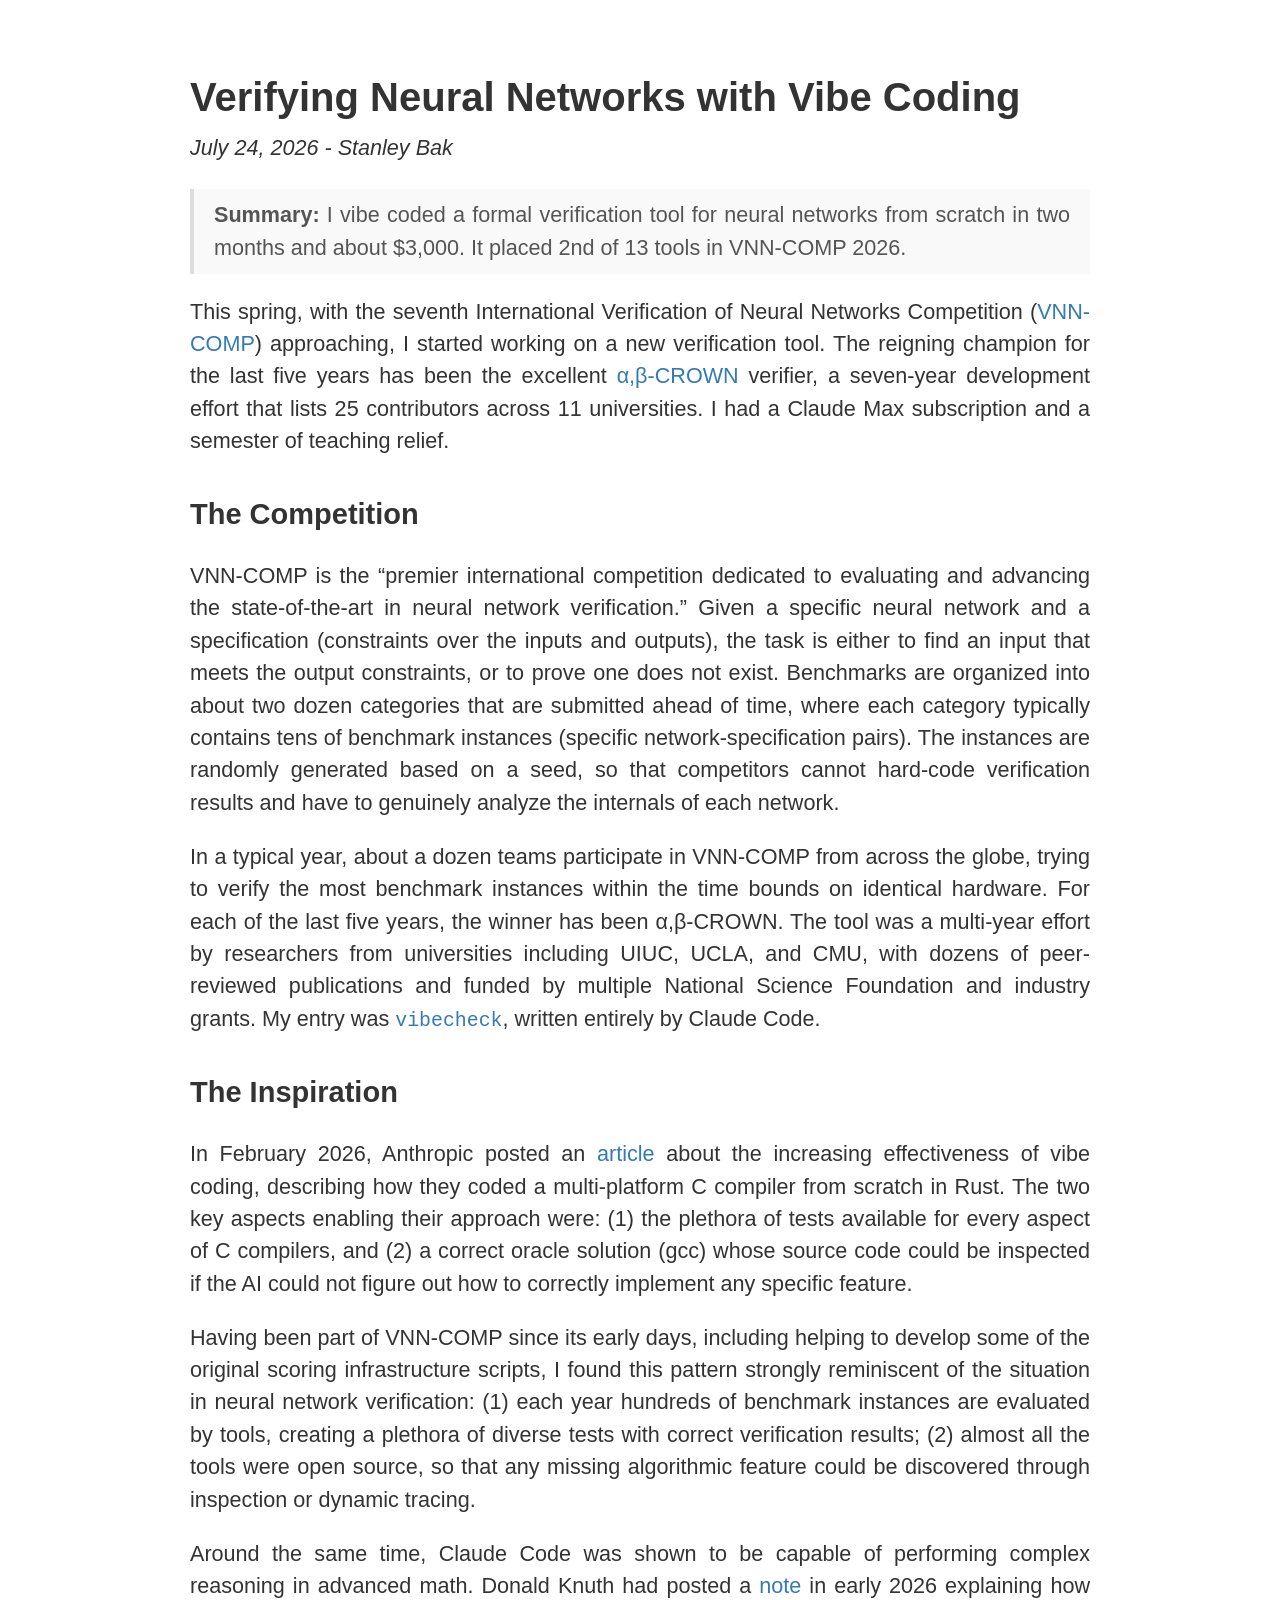
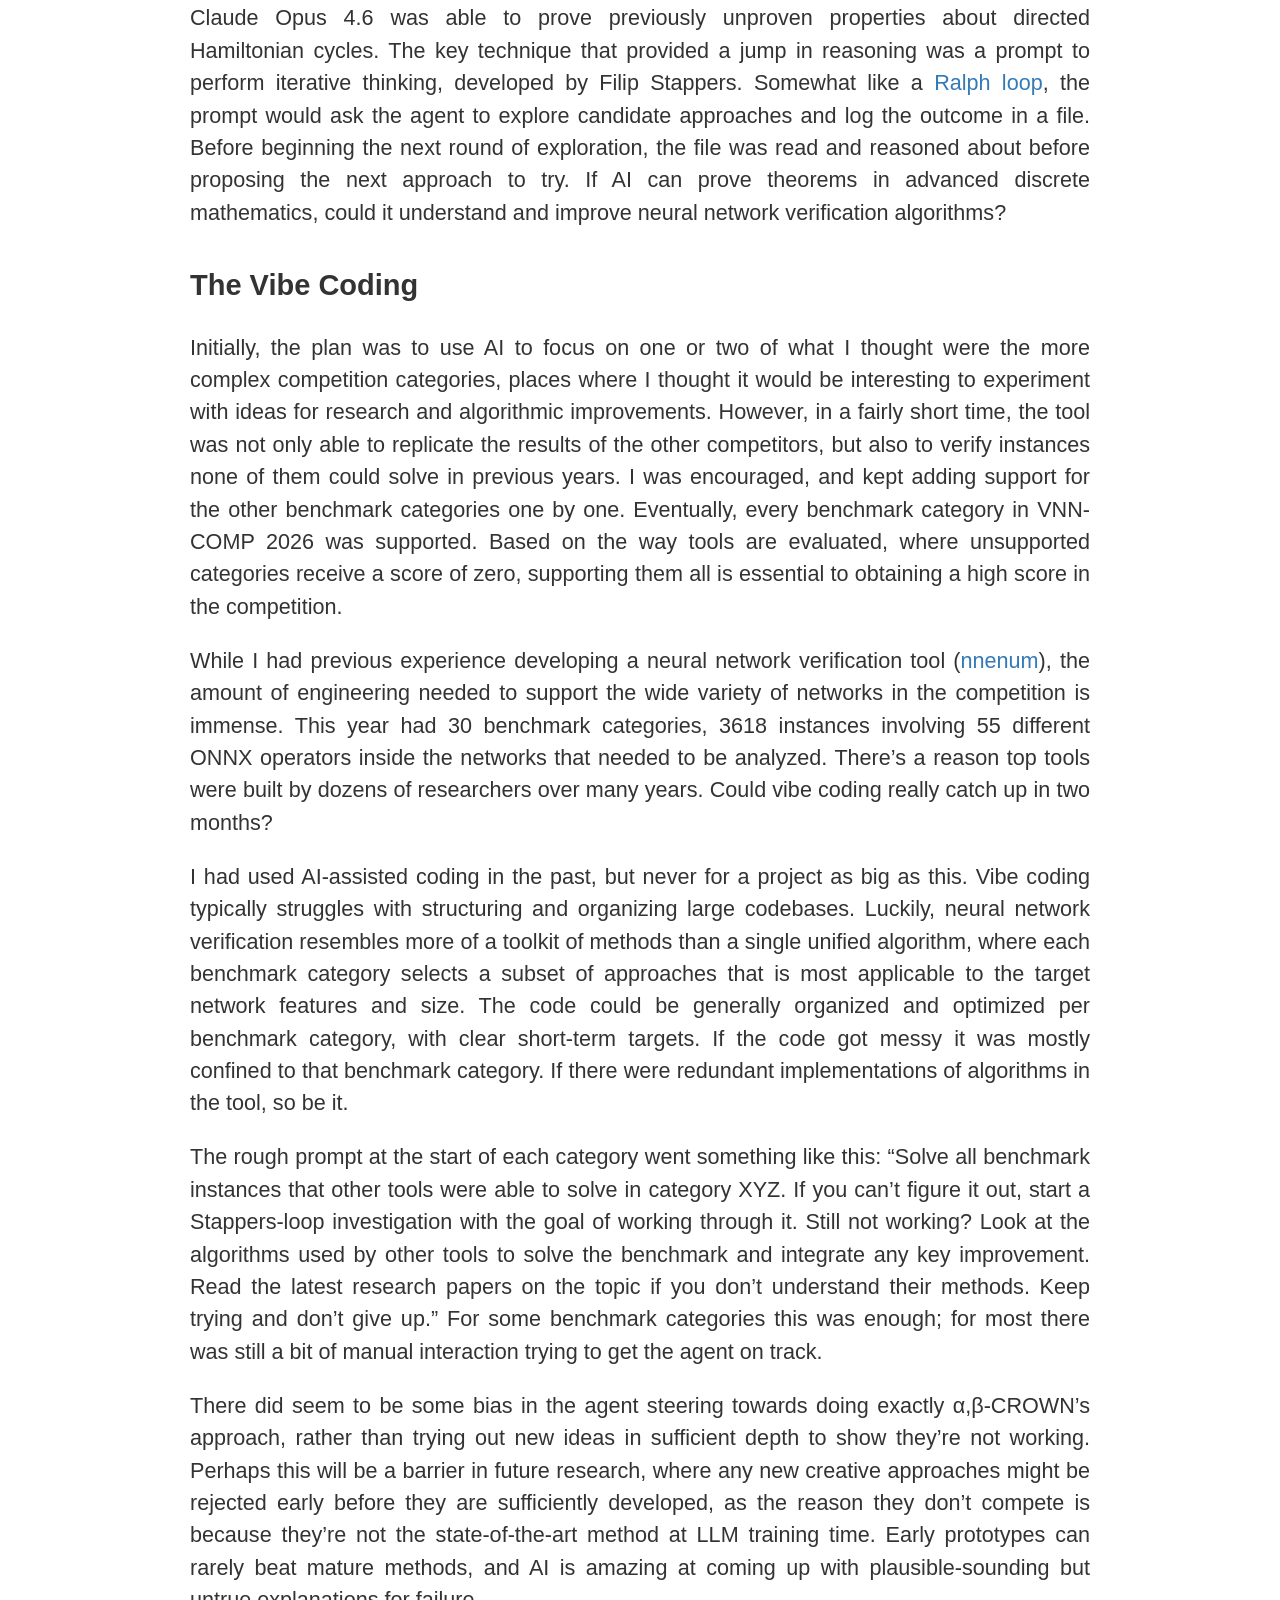
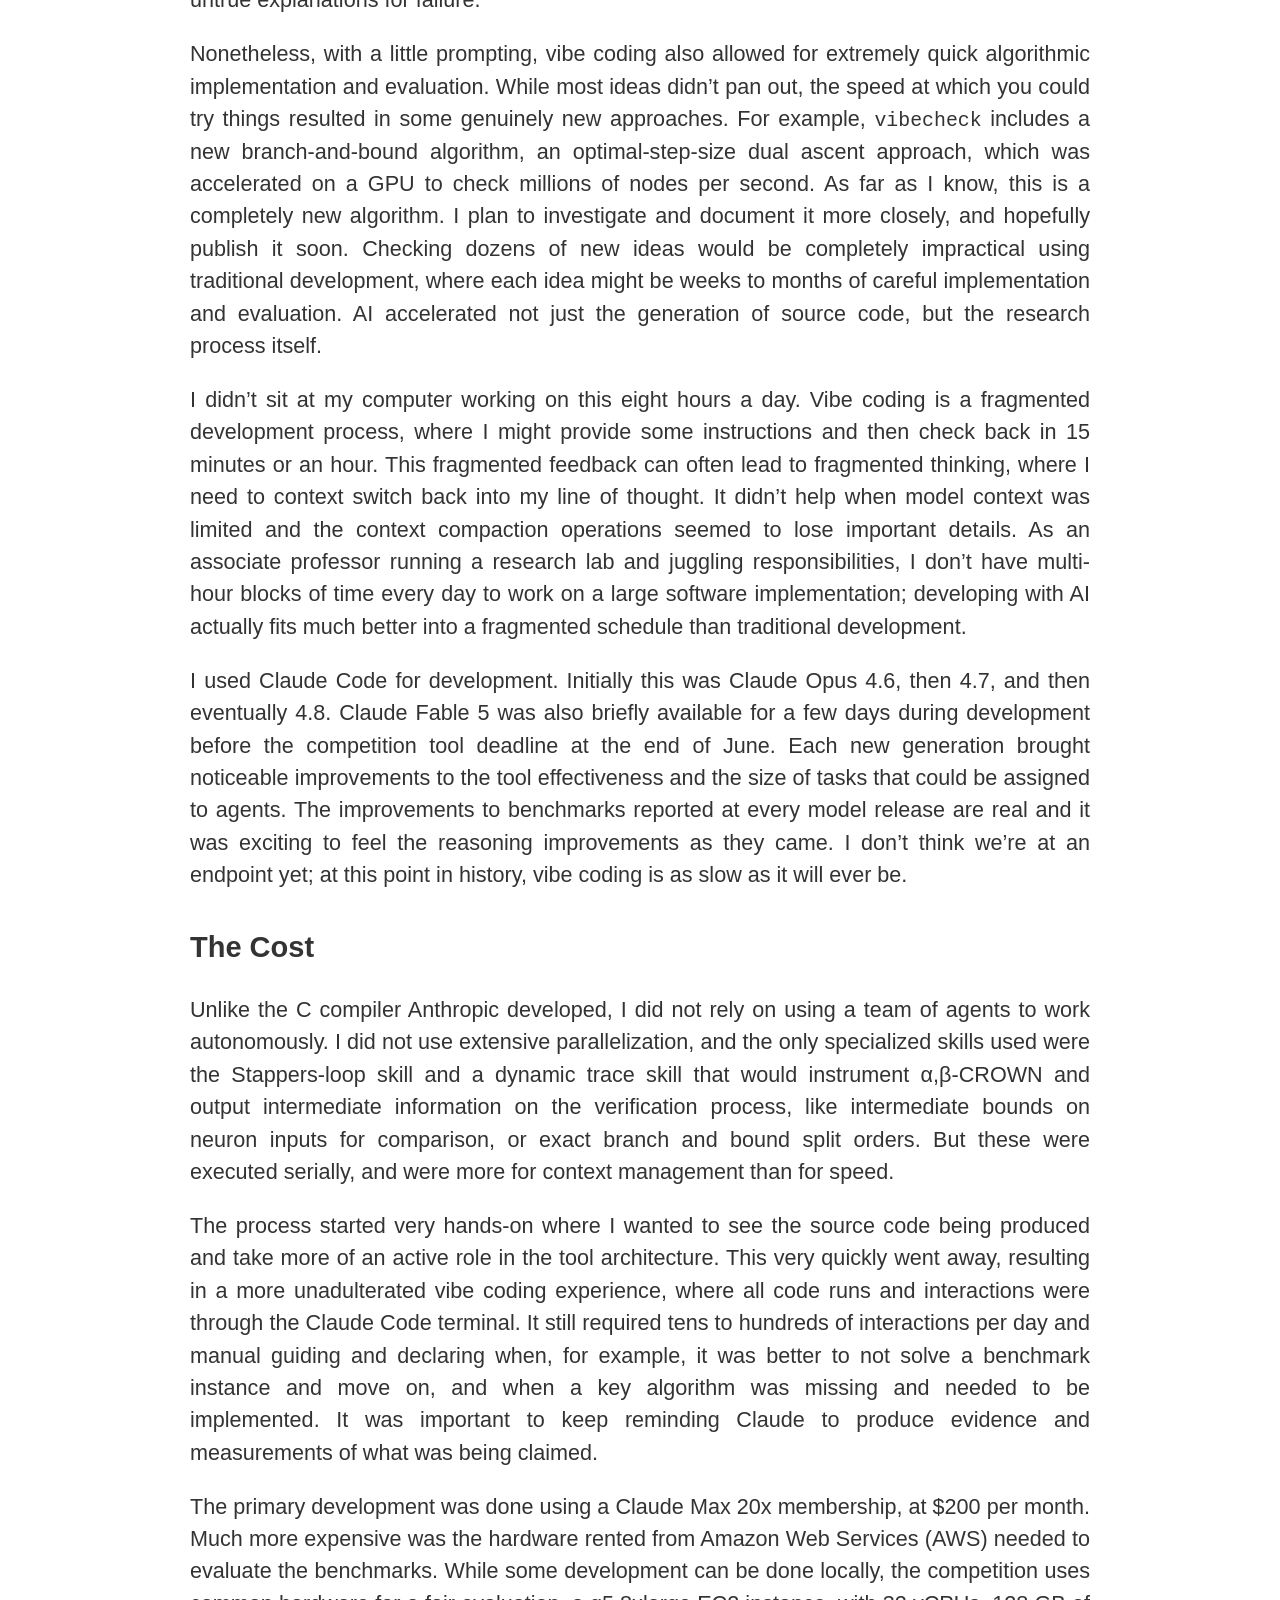
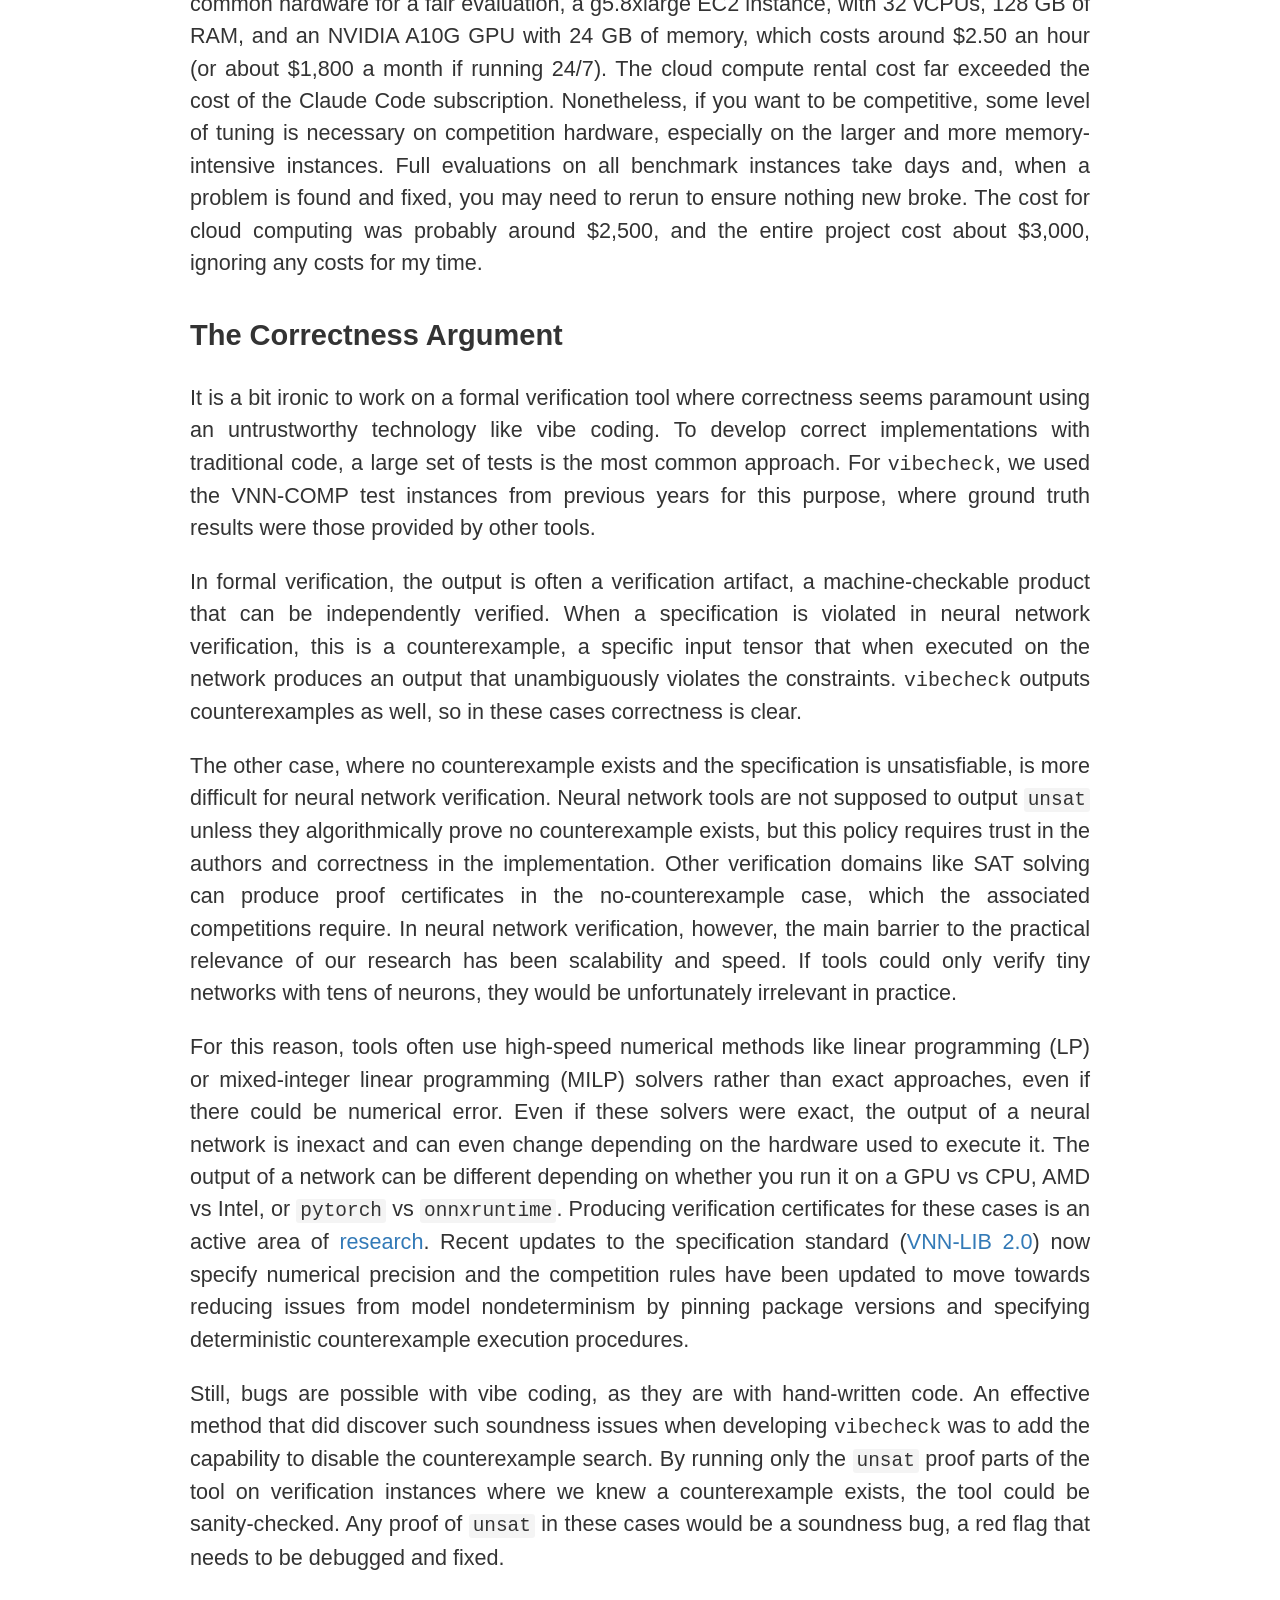
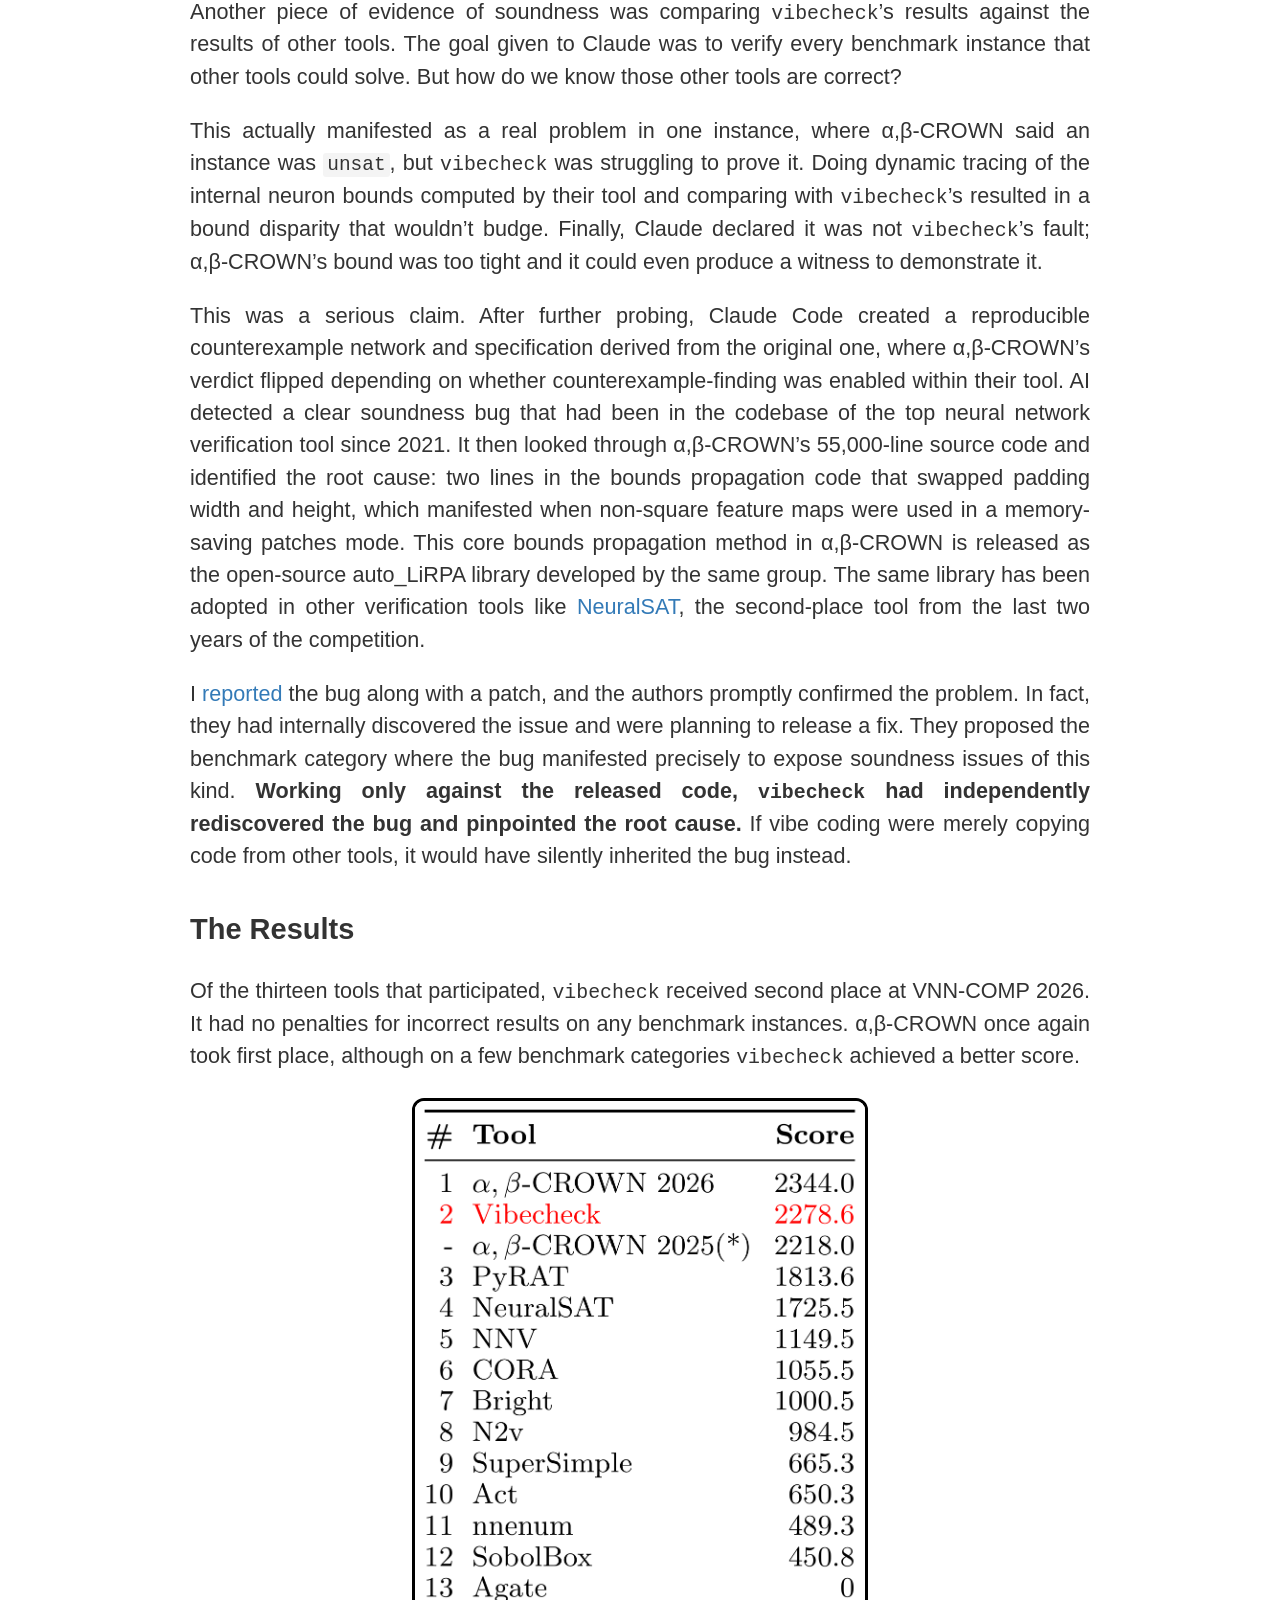
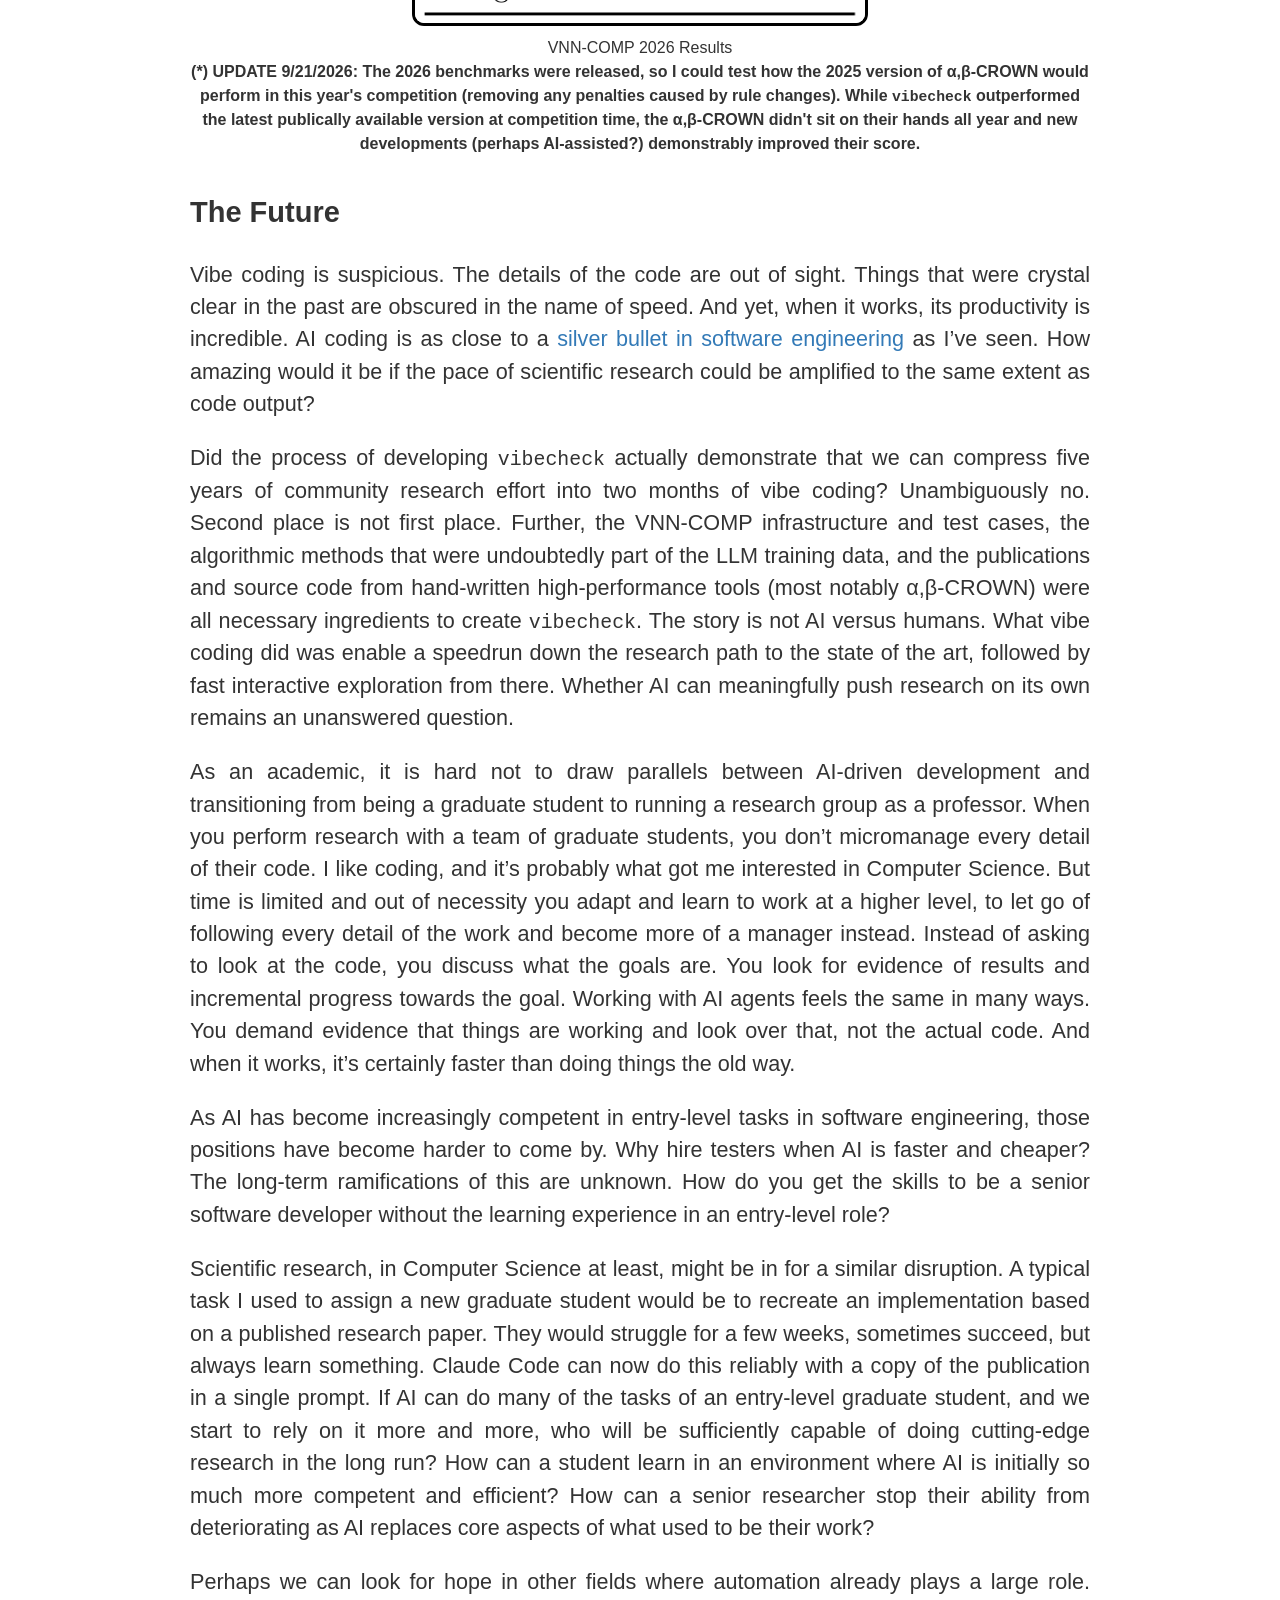
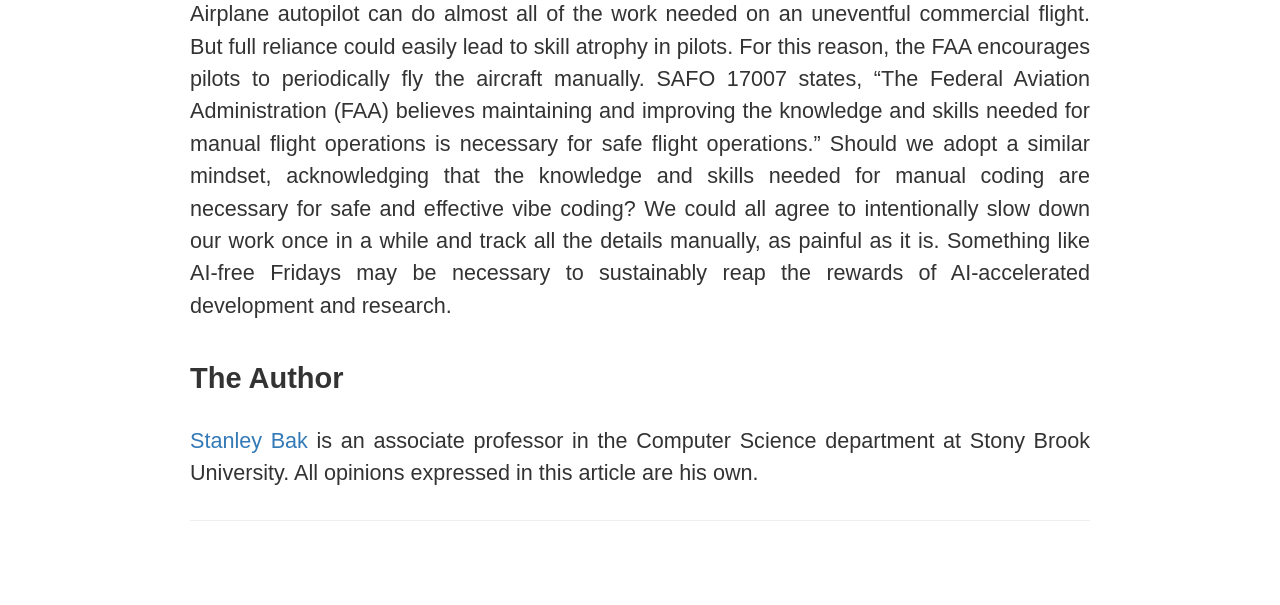
<file: vibecheck/index.html>
<!DOCTYPE html>
<html lang="en">
<head>
<meta charset="utf-8">
<meta name="viewport" content="width=device-width, initial-scale=1">
<title>Verifying Neural Networks with Vibe Coding - Stanley Bak</title>
<meta property="og:title" content="Verifying Neural Networks with Vibe Coding">
<meta property="og:image" content="https://stanleybak.com/vibecheck_logo.png">
<link rel="shortcut icon" href="favicon.ico">
<style>
body {
    font-family: "Helvetica Neue", Helvetica, Arial, sans-serif;
    /* stanleybak.com uses font-size: large (18px); this is 120% of that */
    font-size: 21.6px;
    line-height: 1.5;
    color: #333;
    background-color: #fff;
    margin: 0;
}

.main {
    max-width: 900px;
    margin: 0 auto;
    padding: 40px 40px 40px 40px;
}

h1 {
    font-size: 40px;
    margin-bottom: 5px;
}
h2 {
    font-size: 29px;
    margin-top: 35px;
}
/* latex-style \texttt for the tool name */
.tt {
    font-family: Menlo, Monaco, Consolas, monospace;
    font-size: 92%;
}
p, blockquote {
    text-align: justify;
    hyphens: auto;
}
.date {
    color: #333;
    font-style: italic;
    margin-bottom: 25px;
}
a {
    color: #337ab7;
    text-decoration: none;
}
a:hover {
    text-decoration: underline;
}
blockquote {
    margin: 20px 0;
    padding: 10px 20px;
    border-left: 4px solid #ddd;
    background-color: #f9f9f9;
    color: #555;
}
code {
    font-family: Menlo, Monaco, Consolas, monospace;
    font-size: 90%;
    background-color: #f4f4f4;
    padding: 1px 4px;
    border-radius: 3px;
}
img.figure {
    width: 50%;
    max-width: 100%;
    height: auto;
    display: block;
    margin: 25px auto 10px auto;
    border: 3px solid #000;
    border-radius: 12px;
}
.caption {
    text-align: center;
    color: #333;
    font-size: 16px;
    margin-bottom: 25px;
}
hr {
    border: 0;
    border-top: 1px solid #eee;
    margin: 30px 0;
}
.views {
    color: #777;
    font-size: 16px;
    text-align: center;
}

/* mobile: use more of the screen width but keep some margin */
@media (max-width: 600px) {
    body {
        font-size: 18px;
    }
    .main {
        padding: 30px 16px 30px 16px;
    }
    h1 {
        font-size: 30px;
    }
    h2 {
        font-size: 24px;
    }
    img.figure {
        width: 100%;
    }
}
</style>
</head>

<body>

<div class="main">

<h1><b>Verifying Neural Networks with Vibe Coding</b></h1>

<div class="date">July 24, 2026 - Stanley Bak</div>

<blockquote>
<b>Summary:</b> I vibe coded a formal verification tool for neural networks from scratch in two months and about $3,000. It placed 2nd of 13 tools in VNN-COMP 2026.
</blockquote>

<p>
This spring, with the seventh International Verification of Neural Networks Competition (<a href="https://vnn-comp.github.io/">VNN-COMP</a>) approaching, I started working on a new verification tool. The reigning champion for the last five years has been the excellent <a href="https://github.com/Verified-Intelligence/alpha-beta-CROWN">&alpha;,&beta;-CROWN</a> verifier, a seven-year development effort that lists 25 contributors across 11 universities. I had a Claude Max subscription and a semester of teaching relief.
</p>

<h2>The Competition</h2>

<p>
VNN-COMP is the &ldquo;premier international competition dedicated to evaluating and advancing the state-of-the-art in neural network verification.&rdquo; Given a specific neural network and a specification (constraints over the inputs and outputs), the task is either to find an input that meets the output constraints, or to prove one does not exist. Benchmarks are organized into about two dozen categories that are submitted ahead of time, where each category typically contains tens of benchmark instances (specific network-specification pairs). The instances are randomly generated based on a seed, so that competitors cannot hard-code verification results and have to genuinely analyze the internals of each network.
</p>

<p>
In a typical year, about a dozen teams participate in VNN-COMP from across the globe, trying to verify the most benchmark instances within the time bounds on identical hardware. For each of the last five years, the winner has been &alpha;,&beta;-CROWN. The tool was a multi-year effort by researchers from universities including UIUC, UCLA, and CMU, with dozens of peer-reviewed publications and funded by multiple National Science Foundation and industry grants. My entry was <a href="https://github.com/stanleybak/vibecheck-nn"><span class="tt">vibecheck</span></a>, written entirely by Claude Code.
</p>

<h2>The Inspiration</h2>

<p>
In February 2026, Anthropic posted an <a href="https://www.anthropic.com/engineering/building-c-compiler">article</a> about the increasing effectiveness of vibe coding, describing how they coded a multi-platform C compiler from scratch in Rust. The two key aspects enabling their approach were: (1) the plethora of tests available for every aspect of C compilers, and (2) a correct oracle solution (gcc) whose source code could be inspected if the AI could not figure out how to correctly implement any specific feature.
</p>

<p>
Having been part of VNN-COMP since its early days, including helping to develop some of the original scoring infrastructure scripts, I found this pattern strongly reminiscent of the situation in neural network verification: (1) each year hundreds of benchmark instances are evaluated by tools, creating a plethora of diverse tests with correct verification results; (2) almost all the tools were open source, so that any missing algorithmic feature could be discovered through inspection or dynamic tracing.
</p>

<p>
Around the same time, Claude Code was shown to be capable of performing complex reasoning in advanced math. Donald Knuth had posted a <a href="https://www-cs-faculty.stanford.edu/~knuth/papers/claude-cycles.pdf">note</a> in early 2026 explaining how Claude Opus 4.6 was able to prove previously unproven properties about directed Hamiltonian cycles. The key technique that provided a jump in reasoning was a prompt to perform iterative thinking, developed by Filip Stappers. Somewhat like a <a href="https://ghuntley.com/loop/">Ralph loop</a>, the prompt would ask the agent to explore candidate approaches and log the outcome in a file. Before beginning the next round of exploration, the file was read and reasoned about before proposing the next approach to try. If AI can prove theorems in advanced discrete mathematics, could it understand and improve neural network verification algorithms?
</p>

<h2>The Vibe Coding</h2>

<p>
Initially, the plan was to use AI to focus on one or two of what I thought were the more complex competition categories, places where I thought it would be interesting to experiment with ideas for research and algorithmic improvements. However, in a fairly short time, the tool was not only able to replicate the results of the other competitors, but also to verify instances none of them could solve in previous years. I was encouraged, and kept adding support for the other benchmark categories one by one. Eventually, every benchmark category in VNN-COMP 2026 was supported. Based on the way tools are evaluated, where unsupported categories receive a score of zero, supporting them all is essential to obtaining a high score in the competition.
</p>

<p>
While I had previous experience developing a neural network verification tool (<a href="https://github.com/stanleybak/nnenum">nnenum</a>), the amount of engineering needed to support the wide variety of networks in the competition is immense. This year had 30 benchmark categories, 3618 instances involving 55 different ONNX operators inside the networks that needed to be analyzed. There&rsquo;s a reason top tools were built by dozens of researchers over many years. Could vibe coding really catch up in two months?
</p>

<p>
I had used AI-assisted coding in the past, but never for a project as big as this. Vibe coding typically struggles with structuring and organizing large codebases. Luckily, neural network verification resembles more of a toolkit of methods than a single unified algorithm, where each benchmark category selects a subset of approaches that is most applicable to the target network features and size. The code could be generally organized and optimized per benchmark category, with clear short-term targets. If the code got messy it was mostly confined to that benchmark category. If there were redundant implementations of algorithms in the tool, so be it.
</p>

<p>
The rough prompt at the start of each category went something like this: &ldquo;Solve all benchmark instances that other tools were able to solve in category XYZ. If you can&rsquo;t figure it out, start a Stappers-loop investigation with the goal of working through it. Still not working? Look at the algorithms used by other tools to solve the benchmark and integrate any key improvement. Read the latest research papers on the topic if you don&rsquo;t understand their methods. Keep trying and don&rsquo;t give up.&rdquo; For some benchmark categories this was enough; for most there was still a bit of manual interaction trying to get the agent on track.
</p>

<p>
There did seem to be some bias in the agent steering towards doing exactly &alpha;,&beta;-CROWN&rsquo;s approach, rather than trying out new ideas in sufficient depth to show they&rsquo;re not working. Perhaps this will be a barrier in future research, where any new creative approaches might be rejected early before they are sufficiently developed, as the reason they don&rsquo;t compete is because they&rsquo;re not the state-of-the-art method at LLM training time. Early prototypes can rarely beat mature methods, and AI is amazing at coming up with plausible-sounding but untrue explanations for failure.
</p>

<p>
Nonetheless, with a little prompting, vibe coding also allowed for extremely quick algorithmic implementation and evaluation. While most ideas didn&rsquo;t pan out, the speed at which you could try things resulted in some genuinely new approaches. For example, <span class="tt">vibecheck</span> includes a new branch-and-bound algorithm, an optimal-step-size dual ascent approach, which was accelerated on a GPU to check millions of nodes per second. As far as I know, this is a completely new algorithm. I plan to investigate and document it more closely, and hopefully publish it soon. Checking dozens of new ideas would be completely impractical using traditional development, where each idea might be weeks to months of careful implementation and evaluation. AI accelerated not just the generation of source code, but the research process itself.
</p>

<p>
I didn&rsquo;t sit at my computer working on this eight hours a day. Vibe coding is a fragmented development process, where I might provide some instructions and then check back in 15 minutes or an hour. This fragmented feedback can often lead to fragmented thinking, where I need to context switch back into my line of thought. It didn&rsquo;t help when model context was limited and the context compaction operations seemed to lose important details. As an associate professor running a research lab and juggling responsibilities, I don&rsquo;t have multi-hour blocks of time every day to work on a large software implementation; developing with AI actually fits much better into a fragmented schedule than traditional development.
</p>

<p>
I used Claude Code for development. Initially this was Claude Opus 4.6, then 4.7, and then eventually 4.8. Claude Fable 5 was also briefly available for a few days during development before the competition tool deadline at the end of June. Each new generation brought noticeable improvements to the tool effectiveness and the size of tasks that could be assigned to agents. The improvements to benchmarks reported at every model release are real and it was exciting to feel the reasoning improvements as they came. I don&rsquo;t think we&rsquo;re at an endpoint yet; at this point in history, vibe coding is as slow as it will ever be.
</p>

<h2>The Cost</h2>

<p>
Unlike the C compiler Anthropic developed, I did not rely on using a team of agents to work autonomously. I did not use extensive parallelization, and the only specialized skills used were the Stappers-loop skill and a dynamic trace skill that would instrument &alpha;,&beta;-CROWN and output intermediate information on the verification process, like intermediate bounds on neuron inputs for comparison, or exact branch and bound split orders. But these were executed serially, and were more for context management than for speed.
</p>

<p>
The process started very hands-on where I wanted to see the source code being produced and take more of an active role in the tool architecture. This very quickly went away, resulting in a more unadulterated vibe coding experience, where all code runs and interactions were through the Claude Code terminal. It still required tens to hundreds of interactions per day and manual guiding and declaring when, for example, it was better to not solve a benchmark instance and move on, and when a key algorithm was missing and needed to be implemented. It was important to keep reminding Claude to produce evidence and measurements of what was being claimed.
</p>

<p>
The primary development was done using a Claude Max 20x membership, at $200 per month. Much more expensive was the hardware rented from Amazon Web Services (AWS) needed to evaluate the benchmarks. While some development can be done locally, the competition uses common hardware for a fair evaluation, a g5.8xlarge EC2 instance, with 32 vCPUs, 128 GB of RAM, and an NVIDIA A10G GPU with 24 GB of memory, which costs around $2.50 an hour (or about $1,800 a month if running 24/7). The cloud compute rental cost far exceeded the cost of the Claude Code subscription. Nonetheless, if you want to be competitive, some level of tuning is necessary on competition hardware, especially on the larger and more memory-intensive instances. Full evaluations on all benchmark instances take days and, when a problem is found and fixed, you may need to rerun to ensure nothing new broke. The cost for cloud computing was probably around $2,500, and the entire project cost about $3,000, ignoring any costs for my time.
</p>

<h2>The Correctness Argument</h2>

<p>
It is a bit ironic to work on a formal verification tool where correctness seems paramount using an untrustworthy technology like vibe coding. To develop correct implementations with traditional code, a large set of tests is the most common approach. For <span class="tt">vibecheck</span>, we used the VNN-COMP test instances from previous years for this purpose, where ground truth results were those provided by other tools.
</p>

<p>
In formal verification, the output is often a verification artifact, a machine-checkable product that can be independently verified. When a specification is violated in neural network verification, this is a counterexample, a specific input tensor that when executed on the network produces an output that unambiguously violates the constraints. <span class="tt">vibecheck</span> outputs counterexamples as well, so in these cases correctness is clear.
</p>

<p>
The other case, where no counterexample exists and the specification is unsatisfiable, is more difficult for neural network verification. Neural network tools are not supposed to output <code>unsat</code> unless they algorithmically prove no counterexample exists, but this policy requires trust in the authors and correctness in the implementation. Other verification domains like SAT solving can produce proof certificates in the no-counterexample case, which the associated competitions require. In neural network verification, however, the main barrier to the practical relevance of our research has been scalability and speed. If tools could only verify tiny networks with tens of neurons, they would be unfortunately irrelevant in practice.
</p>

<p>
For this reason, tools often use high-speed numerical methods like linear programming (LP) or mixed-integer linear programming (MILP) solvers rather than exact approaches, even if there could be numerical error. Even if these solvers were exact, the output of a neural network is inexact and can even change depending on the hardware used to execute it. The output of a network can be different depending on whether you run it on a GPU vs CPU, AMD vs Intel, or <code>pytorch</code> vs <code>onnxruntime</code>. Producing verification certificates for these cases is an active area of <a href="https://arxiv.org/abs/2602.22631">research</a>. Recent updates to the specification standard (<a href="https://www.vnnlib.org">VNN-LIB 2.0</a>) now specify numerical precision and the competition rules have been updated to move towards reducing issues from model nondeterminism by pinning package versions and specifying deterministic counterexample execution procedures.
</p>

<p>
Still, bugs are possible with vibe coding, as they are with hand-written code. An effective method that did discover such soundness issues when developing <span class="tt">vibecheck</span> was to add the capability to disable the counterexample search. By running only the <code>unsat</code> proof parts of the tool on verification instances where we knew a counterexample exists, the tool could be sanity-checked. Any proof of <code>unsat</code> in these cases would be a soundness bug, a red flag that needs to be debugged and fixed.
</p>

<p>
Another piece of evidence of soundness was comparing <span class="tt">vibecheck</span>&rsquo;s results against the results of other tools. The goal given to Claude was to verify every benchmark instance that other tools could solve. But how do we know those other tools are correct?
</p>

<p>
This actually manifested as a real problem in one instance, where &alpha;,&beta;-CROWN said an instance was <code>unsat</code>, but <span class="tt">vibecheck</span> was struggling to prove it. Doing dynamic tracing of the internal neuron bounds computed by their tool and comparing with <span class="tt">vibecheck</span>&rsquo;s resulted in a bound disparity that wouldn&rsquo;t budge. Finally, Claude declared it was not <span class="tt">vibecheck</span>&rsquo;s fault; &alpha;,&beta;-CROWN&rsquo;s bound was too tight and it could even produce a witness to demonstrate it.
</p>

<p>
This was a serious claim. After further probing, Claude Code created a reproducible counterexample network and specification derived from the original one, where &alpha;,&beta;-CROWN&rsquo;s verdict flipped depending on whether counterexample-finding was enabled within their tool. AI detected a clear soundness bug that had been in the codebase of the top neural network verification tool since 2021. It then looked through &alpha;,&beta;-CROWN&rsquo;s 55,000-line source code and identified the root cause: two lines in the bounds propagation code that swapped padding width and height, which manifested when non-square feature maps were used in a memory-saving patches mode. This core bounds propagation method in &alpha;,&beta;-CROWN is released as the open-source auto_LiRPA library developed by the same group. The same library has been adopted in other verification tools like <a href="https://github.com/dynaroars/neuralsat">NeuralSAT</a>, the second-place tool from the last two years of the competition.
</p>

<p>
I <a href="https://github.com/Verified-Intelligence/alpha-beta-CROWN/issues/103">reported</a> the bug along with a patch, and the authors promptly confirmed the problem. In fact, they had internally discovered the issue and were planning to release a fix. They proposed the benchmark category where the bug manifested precisely to expose soundness issues of this kind. <b>Working only against the released code, <span class="tt">vibecheck</span> had independently rediscovered the bug and pinpointed the root cause.</b> If vibe coding were merely copying code from other tools, it would have silently inherited the bug instead.
</p>

<h2>The Results</h2>

<p>
Of the thirteen tools that participated, <span class="tt">vibecheck</span> received second place at VNN-COMP 2026. It had no penalties for incorrect results on any benchmark instances. &alpha;,&beta;-CROWN once again took first place, although on a few benchmark categories <span class="tt">vibecheck</span> achieved a better score.
</p>

<img class="figure" src="scores_updated.png" alt="VNN-COMP 2026 scores">
<div class="caption">VNN-COMP 2026 Results 
<br /> <b>(*) UPDATE 9/21/2026: The 2026 benchmarks were released, so I could test how the 2025 version of &alpha;,&beta;-CROWN would perform in this year's competition (removing any penalties caused by rule changes). While <span class="tt">vibecheck</span> outperformed the latest publically available version at competition time, the &alpha;,&beta;-CROWN didn't sit on their hands all year and new developments (perhaps AI-assisted?) demonstrably improved their score. </b></div>

<h2>The Future</h2>

<p>
Vibe coding is suspicious. The details of the code are out of sight. Things that were crystal clear in the past are obscured in the name of speed. And yet, when it works, its productivity is incredible. AI coding is as close to a <a href="https://ingenieria-de-software-i.github.io/assets/bibliografia/no-silver-bullet.pdf">silver bullet in software engineering</a> as I&rsquo;ve seen. How amazing would it be if the pace of scientific research could be amplified to the same extent as code output?
</p>

<p>
Did the process of developing <span class="tt">vibecheck</span> actually demonstrate that we can compress five years of community research effort into two months of vibe coding? Unambiguously no. Second place is not first place. Further, the VNN-COMP infrastructure and test cases, the algorithmic methods that were undoubtedly part of the LLM training data, and the publications and source code from hand-written high-performance tools (most notably &alpha;,&beta;-CROWN) were all necessary ingredients to create <span class="tt">vibecheck</span>. The story is not AI versus humans. What vibe coding did was enable a speedrun down the research path to the state of the art, followed by fast interactive exploration from there. Whether AI can meaningfully push research on its own remains an unanswered question.
</p>

<p>
As an academic, it is hard not to draw parallels between AI-driven development and transitioning from being a graduate student to running a research group as a professor. When you perform research with a team of graduate students, you don&rsquo;t micromanage every detail of their code. I like coding, and it&rsquo;s probably what got me interested in Computer Science. But time is limited and out of necessity you adapt and learn to work at a higher level, to let go of following every detail of the work and become more of a manager instead. Instead of asking to look at the code, you discuss what the goals are. You look for evidence of results and incremental progress towards the goal. Working with AI agents feels the same in many ways. You demand evidence that things are working and look over that, not the actual code. And when it works, it&rsquo;s certainly faster than doing things the old way.
</p>

<p>
As AI has become increasingly competent in entry-level tasks in software engineering, those positions have become harder to come by. Why hire testers when AI is faster and cheaper? The long-term ramifications of this are unknown. How do you get the skills to be a senior software developer without the learning experience in an entry-level role?
</p>

<p>
Scientific research, in Computer Science at least, might be in for a similar disruption. A typical task I used to assign a new graduate student would be to recreate an implementation based on a published research paper. They would struggle for a few weeks, sometimes succeed, but always learn something. Claude Code can now do this reliably with a copy of the publication in a single prompt. If AI can do many of the tasks of an entry-level graduate student, and we start to rely on it more and more, who will be sufficiently capable of doing cutting-edge research in the long run? How can a student learn in an environment where AI is initially so much more competent and efficient? How can a senior researcher stop their ability from deteriorating as AI replaces core aspects of what used to be their work?
</p>

<p>
Perhaps we can look for hope in other fields where automation already plays a large role. Airplane autopilot can do almost all of the work needed on an uneventful commercial flight. But full reliance could easily lead to skill atrophy in pilots. For this reason, the FAA encourages pilots to periodically fly the aircraft manually. SAFO 17007 states, &ldquo;The Federal Aviation Administration (FAA) believes maintaining and improving the knowledge and skills needed for manual flight operations is necessary for safe flight operations.&rdquo; Should we adopt a similar mindset, acknowledging that the knowledge and skills needed for manual coding are necessary for safe and effective vibe coding? We could all agree to intentionally slow down our work once in a while and track all the details manually, as painful as it is. Something like AI-free Fridays may be necessary to sustainably reap the rewards of AI-accelerated development and research.
</p>

<h2>The Author</h2>

<p>
<a href="https://stanleybak.com">Stanley Bak</a> is an associate professor in the Computer Science department at Stony Brook University. All opinions expressed in this article are his own.
</p>

<hr>

<div class="views" id="views">&nbsp;</div>

<script>
// views counter backed by a lambda function; update LAMBDA_URL once deployed
var LAMBDA_URL = "https://kmrein4tkrystyim5yx275e6di0dpulr.lambda-url.us-east-1.on.aws/";

fetch(LAMBDA_URL + "?page=vibecheck.html")
    .then(function(response) { return response.json(); })
    .then(function(data) {
        document.getElementById("views").textContent = data.views + " views";
    })
    .catch(function(err) {
        // leave the counter blank if the lambda isn't reachable
    });
</script>

</div>

</body>
</html>
</file>
